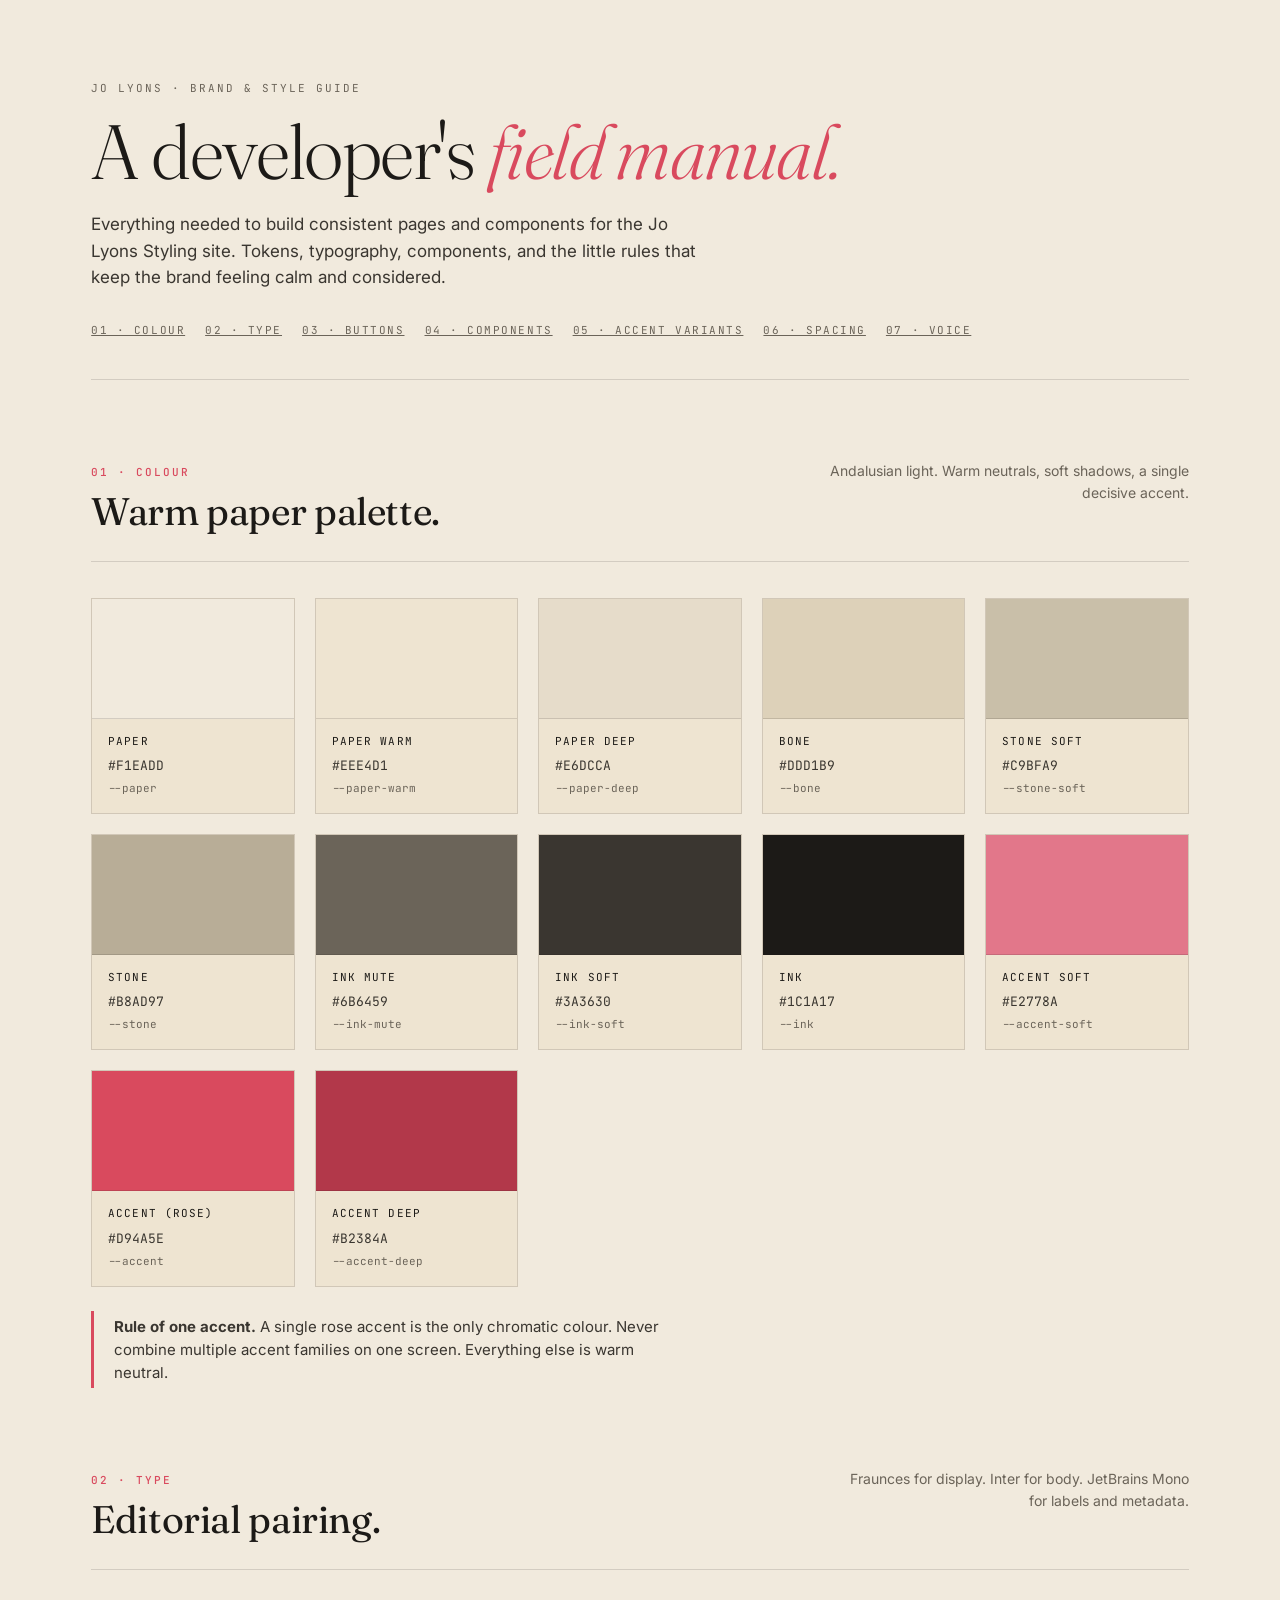
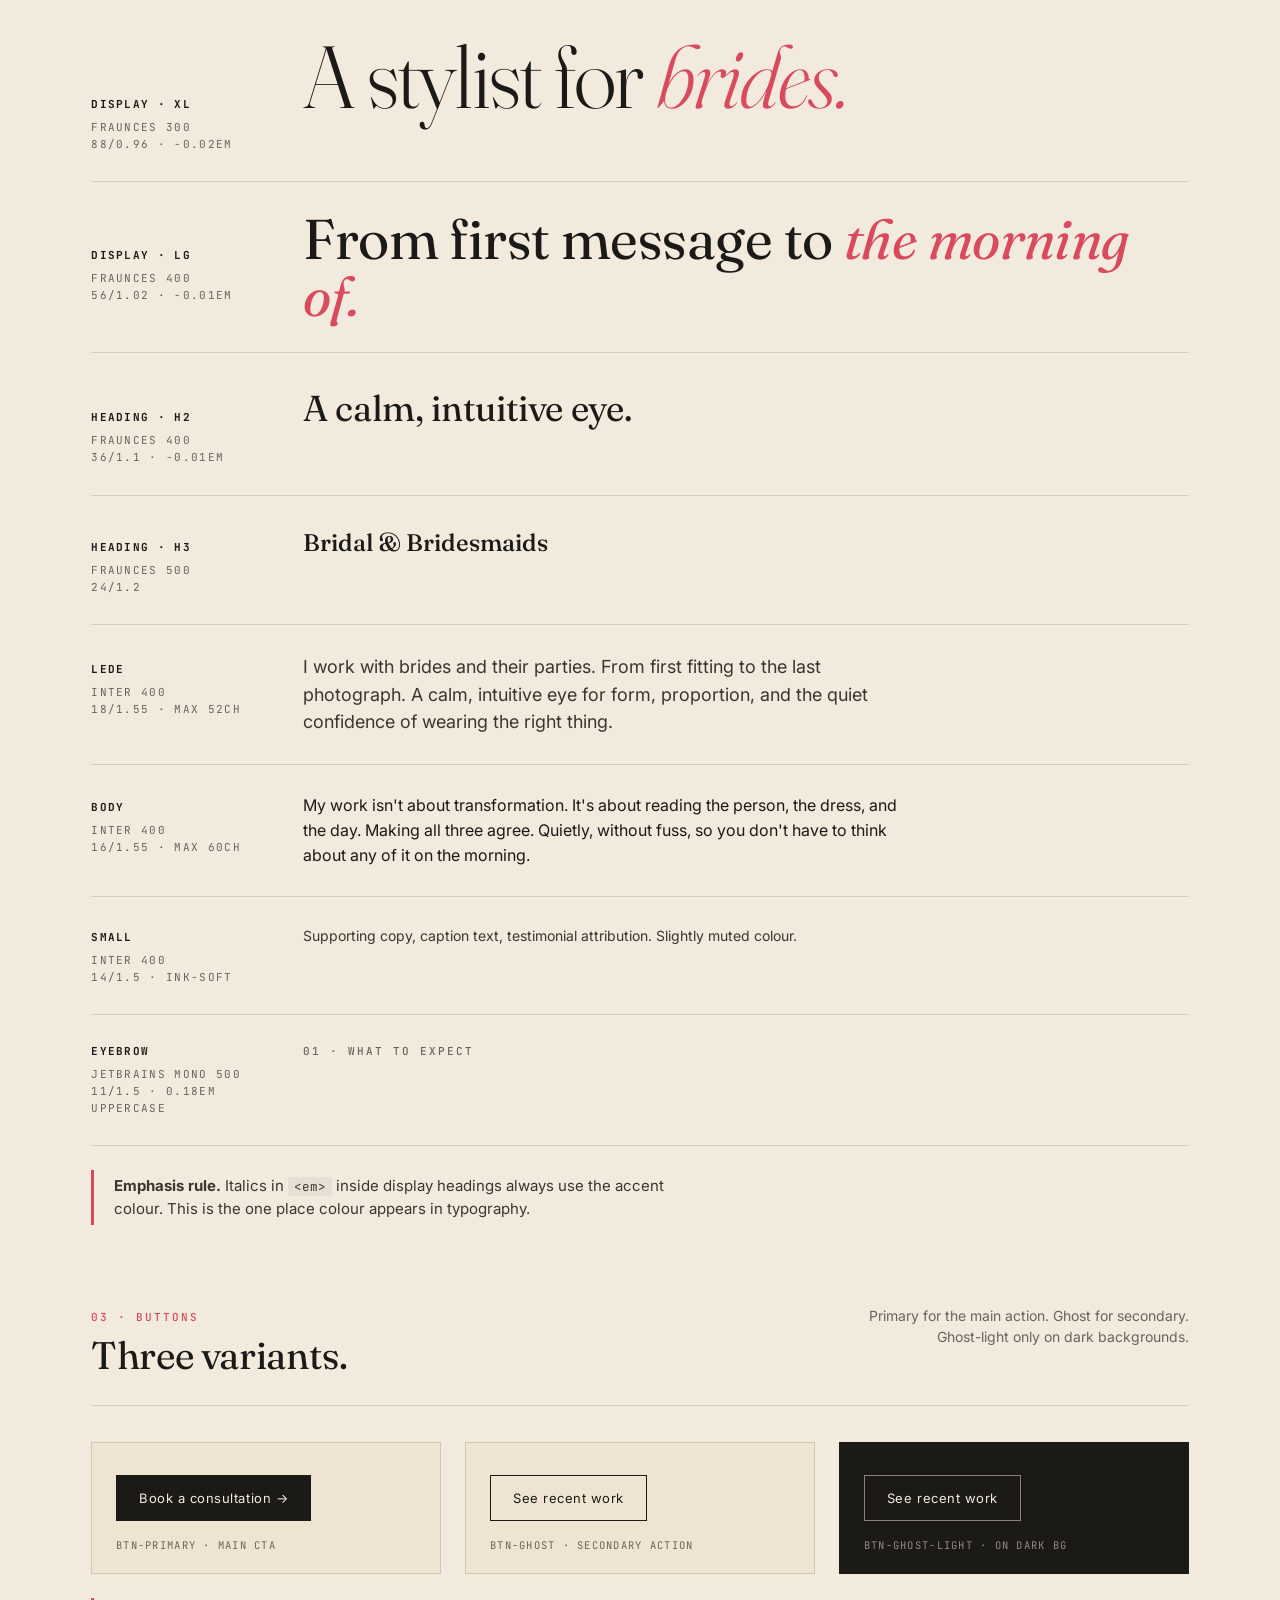
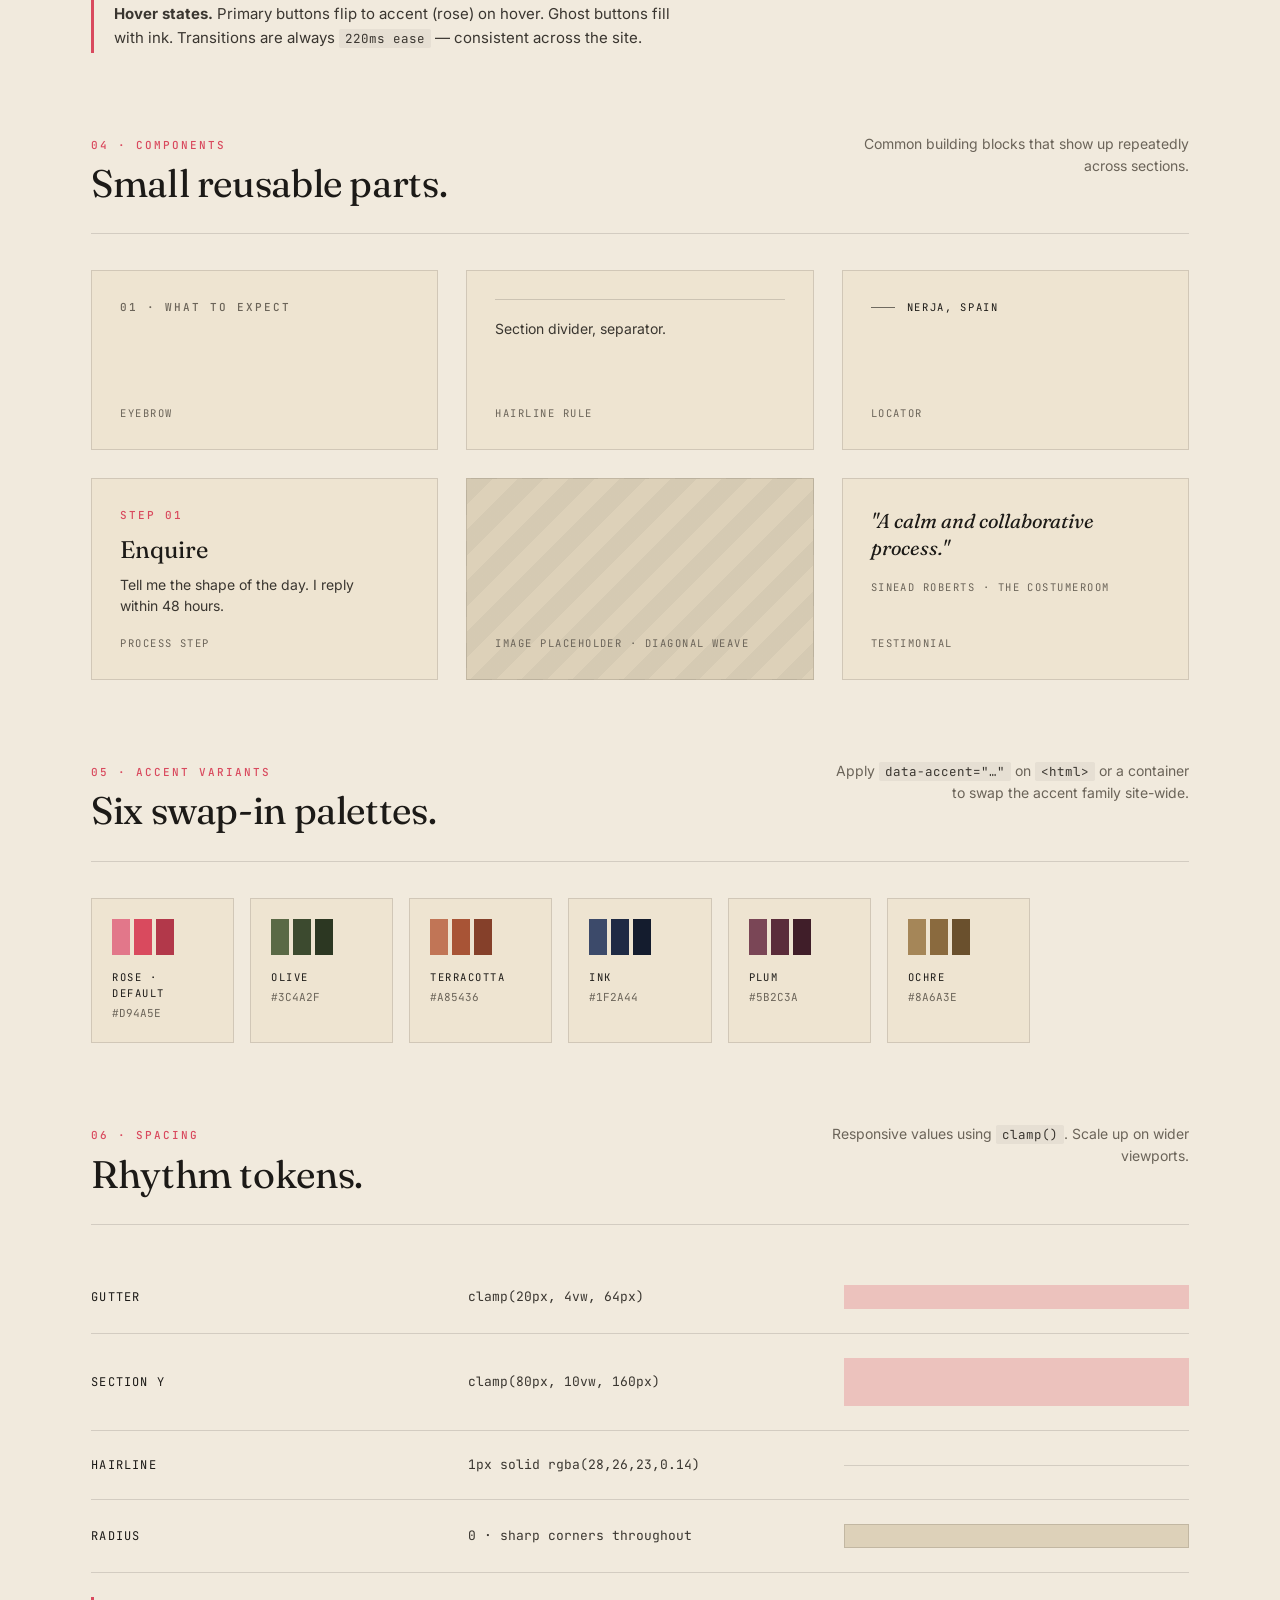
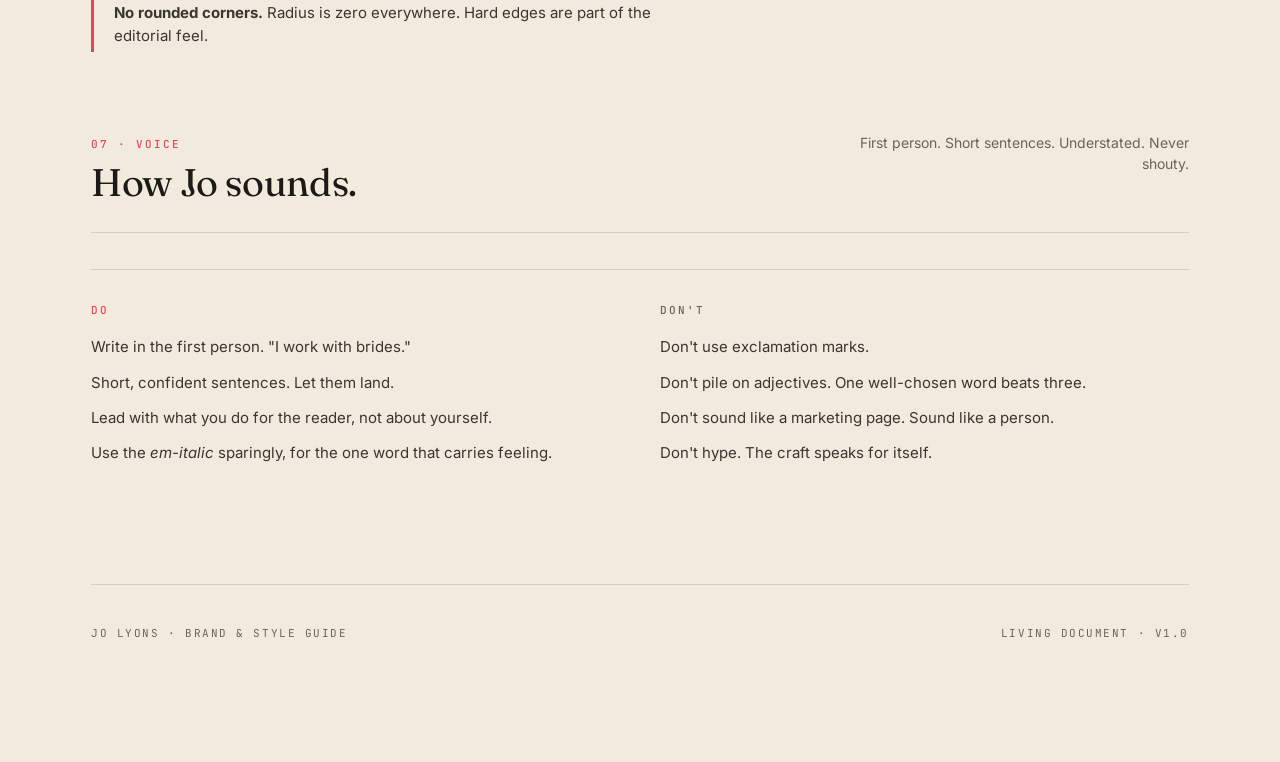
<file: style-guide.html>
<!doctype html>
<html lang="en">
<head>
<meta charset="utf-8" />
<meta name="viewport" content="width=device-width,initial-scale=1" />
<title>Jo Lyons — Brand & Style Guide</title>
<link rel="preconnect" href="https://fonts.googleapis.com" />
<link rel="preconnect" href="https://fonts.gstatic.com" crossorigin />
<link href="https://fonts.googleapis.com/css2?family=Fraunces:opsz,wght@9..144,300;9..144,400;9..144,500;9..144,600&family=Inter:wght@300;400;500;600&family=JetBrains+Mono:wght@400;500&display=swap" rel="stylesheet">
<style>
  :root {
    /* Warm paper palette — Andalusian light */
    --paper: #F1EADD;
    --paper-deep: #E6DCCA;
    --paper-warm: #EEE4D1;
    --bone: #DDD1B9;
    --stone: #B8AD97;
    --stone-soft: #C9BFA9;
    --ink: #1C1A17;
    --ink-soft: #3A3630;
    --ink-mute: #6B6459;

    /* Accent — brand rose (from logo) */
    --accent: #D94A5E;
    --accent-deep: #B2384A;
    --accent-soft: #E2778A;

    --f-display: 'Fraunces', 'Times New Roman', serif;
    --f-body: 'Inter', system-ui, sans-serif;
    --f-mono: 'JetBrains Mono', 'SF Mono', monospace;

    --gutter: clamp(20px, 4vw, 64px);
    --hair: 1px solid rgba(28, 26, 23, 0.14);
  }

  * { box-sizing: border-box; margin: 0; padding: 0; }
  html, body { background: var(--paper); color: var(--ink); -webkit-font-smoothing: antialiased; }
  body { font-family: var(--f-body); font-size: 16px; line-height: 1.55; }

  .wrap { max-width: 1200px; margin: 0 auto; padding: 80px var(--gutter) 120px; }

  .page-head { border-bottom: var(--hair); padding-bottom: 40px; margin-bottom: 60px; }
  .page-head .eyebrow { font-family: var(--f-mono); font-size: 11px; letter-spacing: 0.18em; text-transform: uppercase; color: var(--ink-mute); margin-bottom: 16px; }
  .page-head h1 { font-family: var(--f-display); font-weight: 300; font-size: clamp(44px, 6vw, 80px); line-height: 1.02; letter-spacing: -0.02em; margin-bottom: 20px; }
  .page-head h1 em { font-style: italic; color: var(--accent); font-weight: 300; }
  .page-head p { max-width: 56ch; color: var(--ink-soft); font-size: 17px; }

  .section { margin-top: 80px; }
  .section-head { display: flex; align-items: baseline; justify-content: space-between; border-bottom: var(--hair); padding-bottom: 20px; margin-bottom: 36px; gap: 24px; }
  .section-head .eyebrow { font-family: var(--f-mono); font-size: 11px; letter-spacing: 0.18em; text-transform: uppercase; color: var(--accent); font-weight: 500; }
  .section-head h2 { font-family: var(--f-display); font-weight: 400; font-size: clamp(28px, 3vw, 40px); letter-spacing: -0.01em; }
  .section-head .note { color: var(--ink-mute); font-size: 14px; max-width: 40ch; text-align: right; }

  /* Color palette */
  .palette { display: grid; grid-template-columns: repeat(auto-fill, minmax(200px, 1fr)); gap: 20px; }
  .swatch { border: var(--hair); background: var(--paper-warm); }
  .swatch .chip { height: 120px; border-bottom: var(--hair); }
  .swatch .meta { padding: 14px 16px 16px; }
  .swatch .name { font-family: var(--f-mono); font-size: 11px; letter-spacing: 0.1em; text-transform: uppercase; margin-bottom: 6px; }
  .swatch .hex { font-family: var(--f-mono); font-size: 13px; color: var(--ink-soft); }
  .swatch .var { font-family: var(--f-mono); font-size: 11px; color: var(--ink-mute); margin-top: 4px; }

  /* Typography specimens */
  .type-row { border-bottom: var(--hair); padding: 28px 0; display: grid; grid-template-columns: 180px 1fr; gap: 32px; align-items: baseline; }
  .type-row:first-child { padding-top: 0; }
  .type-row:last-child { border-bottom: none; }
  .type-meta { font-family: var(--f-mono); font-size: 11px; letter-spacing: 0.12em; text-transform: uppercase; color: var(--ink-mute); }
  .type-meta strong { display: block; color: var(--ink); margin-bottom: 6px; }
  .specimen-display-xl { font-family: var(--f-display); font-weight: 300; font-size: 88px; line-height: 0.96; letter-spacing: -0.02em; }
  .specimen-display-xl em { font-style: italic; color: var(--accent); font-weight: 300; }
  .specimen-display-lg { font-family: var(--f-display); font-weight: 400; font-size: 56px; line-height: 1.02; letter-spacing: -0.01em; }
  .specimen-display-lg em { font-style: italic; color: var(--accent); font-weight: 400; }
  .specimen-h2 { font-family: var(--f-display); font-weight: 400; font-size: 36px; letter-spacing: -0.01em; }
  .specimen-h3 { font-family: var(--f-display); font-weight: 500; font-size: 24px; }
  .specimen-lede { font-size: 18px; line-height: 1.55; color: var(--ink-soft); max-width: 52ch; }
  .specimen-body { font-size: 16px; line-height: 1.55; max-width: 60ch; }
  .specimen-small { font-size: 14px; line-height: 1.5; color: var(--ink-soft); }
  .specimen-eyebrow { font-family: var(--f-mono); font-size: 11px; letter-spacing: 0.18em; text-transform: uppercase; color: var(--ink-mute); font-weight: 500; }

  /* Buttons */
  .btn-grid { display: grid; grid-template-columns: repeat(auto-fill, minmax(260px, 1fr)); gap: 24px; }
  .btn-card { border: var(--hair); padding: 32px 24px 20px; background: var(--paper-warm); display: flex; flex-direction: column; align-items: flex-start; gap: 16px; }
  .btn-card.dark { background: var(--ink); }
  .btn-card .btn-meta { font-family: var(--f-mono); font-size: 10.5px; letter-spacing: 0.12em; text-transform: uppercase; color: var(--ink-mute); margin-top: auto; }
  .btn-card.dark .btn-meta { color: rgba(241,234,221,0.55); }

  .btn { display: inline-flex; align-items: center; gap: 10px; padding: 14px 22px; font-size: 13px; letter-spacing: 0.04em; transition: all 220ms ease; border: 1px solid transparent; font-family: var(--f-body); cursor: pointer; }
  .btn-primary { background: var(--ink); color: var(--paper); }
  .btn-primary:hover { background: var(--accent); }
  .btn-ghost { color: inherit; border-color: currentColor; background: transparent; }
  .btn-ghost:hover { background: var(--ink); color: var(--paper); border-color: var(--ink); }
  .btn-ghost-light { color: var(--paper); border-color: rgba(241,234,221,0.5); background: transparent; }
  .btn-ghost-light:hover { background: var(--paper); color: var(--ink); border-color: var(--paper); }

  /* Component examples */
  .component-grid { display: grid; grid-template-columns: repeat(auto-fill, minmax(280px, 1fr)); gap: 28px; }
  .component { border: var(--hair); padding: 28px; background: var(--paper-warm); display: flex; flex-direction: column; gap: 18px; min-height: 180px; }
  .component .label { font-family: var(--f-mono); font-size: 10.5px; letter-spacing: 0.14em; text-transform: uppercase; color: var(--ink-mute); margin-top: auto; }

  .eyebrow-demo { font-family: var(--f-mono); font-size: 11px; letter-spacing: 0.18em; text-transform: uppercase; color: var(--ink-mute); font-weight: 500; }
  .hairline { height: 1px; background: rgba(28,26,23,0.16); width: 100%; }
  .locator { display: flex; align-items: center; gap: 12px; font-family: var(--f-mono); font-size: 10.5px; letter-spacing: 0.16em; text-transform: uppercase; }
  .locator .bar { width: 24px; height: 1px; background: currentColor; opacity: 0.6; }

  /* Accent variants */
  .accent-grid { display: grid; grid-template-columns: repeat(auto-fill, minmax(140px, 1fr)); gap: 16px; }
  .accent-card { border: var(--hair); padding: 20px; background: var(--paper-warm); }
  .accent-card .dot { width: 36px; height: 36px; margin-bottom: 14px; }
  .accent-card .dot-stack { display: flex; gap: 4px; margin-bottom: 14px; }
  .accent-card .dot-stack .d { width: 18px; height: 36px; }
  .accent-card .name { font-family: var(--f-mono); font-size: 10.5px; letter-spacing: 0.14em; text-transform: uppercase; margin-bottom: 4px; }
  .accent-card .hex { font-family: var(--f-mono); font-size: 11px; color: var(--ink-mute); }

  /* Spacing */
  .spacing-row { display: grid; grid-template-columns: 1fr 1fr 1fr; gap: 32px; padding: 24px 0; border-bottom: var(--hair); align-items: center; }
  .spacing-row:last-child { border-bottom: none; }
  .spacing-row .label { font-family: var(--f-mono); font-size: 12px; letter-spacing: 0.1em; text-transform: uppercase; }
  .spacing-row .val { font-family: var(--f-mono); font-size: 13px; color: var(--ink-soft); }
  .spacing-row .visual { height: 24px; background: var(--accent); opacity: 0.25; }

  /* Code */
  code, pre { font-family: var(--f-mono); font-size: 12.5px; color: var(--ink-soft); background: rgba(28,26,23,0.05); padding: 1px 6px; border-radius: 2px; }

  /* Usage notes */
  .note-box { border-left: 3px solid var(--accent); padding: 4px 20px; margin-top: 24px; color: var(--ink-soft); font-size: 15px; max-width: 68ch; }

  /* Table of contents */
  .toc { display: flex; flex-wrap: wrap; gap: 4px 20px; font-family: var(--f-mono); font-size: 11px; letter-spacing: 0.14em; text-transform: uppercase; color: var(--ink-mute); }
  .toc a { color: inherit; }
  .toc a:hover { color: var(--accent); }

  @media (max-width: 720px) {
    .type-row { grid-template-columns: 1fr; gap: 12px; }
    .specimen-display-xl { font-size: 56px; }
    .specimen-display-lg { font-size: 36px; }
    .specimen-h2 { font-size: 28px; }
  }
</style>
</head>
<body>
<div class="wrap">

  <header class="page-head">
    <div class="eyebrow">Jo Lyons · Brand & Style Guide</div>
    <h1>A developer's <em>field manual.</em></h1>
    <p>Everything needed to build consistent pages and components for the Jo Lyons Styling site. Tokens, typography, components, and the little rules that keep the brand feeling calm and considered.</p>
    <div class="toc" style="margin-top: 32px;">
      <a href="#colour">01 · Colour</a>
      <a href="#type">02 · Type</a>
      <a href="#buttons">03 · Buttons</a>
      <a href="#components">04 · Components</a>
      <a href="#accents">05 · Accent variants</a>
      <a href="#spacing">06 · Spacing</a>
      <a href="#voice">07 · Voice</a>
    </div>
  </header>

  <!-- COLOUR -->
  <section class="section" id="colour">
    <div class="section-head">
      <div>
        <div class="eyebrow">01 · Colour</div>
        <h2>Warm paper palette.</h2>
      </div>
      <div class="note">Andalusian light. Warm neutrals, soft shadows, a single decisive accent.</div>
    </div>

    <div class="palette">
      <div class="swatch"><div class="chip" style="background:#F1EADD"></div><div class="meta"><div class="name">Paper</div><div class="hex">#F1EADD</div><div class="var">--paper</div></div></div>
      <div class="swatch"><div class="chip" style="background:#EEE4D1"></div><div class="meta"><div class="name">Paper warm</div><div class="hex">#EEE4D1</div><div class="var">--paper-warm</div></div></div>
      <div class="swatch"><div class="chip" style="background:#E6DCCA"></div><div class="meta"><div class="name">Paper deep</div><div class="hex">#E6DCCA</div><div class="var">--paper-deep</div></div></div>
      <div class="swatch"><div class="chip" style="background:#DDD1B9"></div><div class="meta"><div class="name">Bone</div><div class="hex">#DDD1B9</div><div class="var">--bone</div></div></div>
      <div class="swatch"><div class="chip" style="background:#C9BFA9"></div><div class="meta"><div class="name">Stone soft</div><div class="hex">#C9BFA9</div><div class="var">--stone-soft</div></div></div>
      <div class="swatch"><div class="chip" style="background:#B8AD97"></div><div class="meta"><div class="name">Stone</div><div class="hex">#B8AD97</div><div class="var">--stone</div></div></div>
      <div class="swatch"><div class="chip" style="background:#6B6459"></div><div class="meta"><div class="name">Ink mute</div><div class="hex">#6B6459</div><div class="var">--ink-mute</div></div></div>
      <div class="swatch"><div class="chip" style="background:#3A3630"></div><div class="meta"><div class="name">Ink soft</div><div class="hex">#3A3630</div><div class="var">--ink-soft</div></div></div>
      <div class="swatch"><div class="chip" style="background:#1C1A17"></div><div class="meta"><div class="name">Ink</div><div class="hex">#1C1A17</div><div class="var">--ink</div></div></div>
      <div class="swatch"><div class="chip" style="background:#E2778A"></div><div class="meta"><div class="name">Accent soft</div><div class="hex">#E2778A</div><div class="var">--accent-soft</div></div></div>
      <div class="swatch"><div class="chip" style="background:#D94A5E"></div><div class="meta"><div class="name">Accent (rose)</div><div class="hex">#D94A5E</div><div class="var">--accent</div></div></div>
      <div class="swatch"><div class="chip" style="background:#B2384A"></div><div class="meta"><div class="name">Accent deep</div><div class="hex">#B2384A</div><div class="var">--accent-deep</div></div></div>
    </div>

    <div class="note-box">
      <strong>Rule of one accent.</strong> A single rose accent is the only chromatic colour. Never combine multiple accent families on one screen. Everything else is warm neutral.
    </div>
  </section>

  <!-- TYPE -->
  <section class="section" id="type">
    <div class="section-head">
      <div>
        <div class="eyebrow">02 · Type</div>
        <h2>Editorial pairing.</h2>
      </div>
      <div class="note">Fraunces for display. Inter for body. JetBrains Mono for labels and metadata.</div>
    </div>

    <div class="type-row">
      <div class="type-meta"><strong>Display · XL</strong>Fraunces 300<br>88/0.96 · -0.02em</div>
      <div class="specimen-display-xl">A stylist for <em>brides.</em></div>
    </div>
    <div class="type-row">
      <div class="type-meta"><strong>Display · LG</strong>Fraunces 400<br>56/1.02 · -0.01em</div>
      <div class="specimen-display-lg">From first message to <em>the morning of.</em></div>
    </div>
    <div class="type-row">
      <div class="type-meta"><strong>Heading · H2</strong>Fraunces 400<br>36/1.1 · -0.01em</div>
      <div class="specimen-h2">A calm, intuitive eye.</div>
    </div>
    <div class="type-row">
      <div class="type-meta"><strong>Heading · H3</strong>Fraunces 500<br>24/1.2</div>
      <div class="specimen-h3">Bridal & Bridesmaids</div>
    </div>
    <div class="type-row">
      <div class="type-meta"><strong>Lede</strong>Inter 400<br>18/1.55 · max 52ch</div>
      <div class="specimen-lede">I work with brides and their parties. From first fitting to the last photograph. A calm, intuitive eye for form, proportion, and the quiet confidence of wearing the right thing.</div>
    </div>
    <div class="type-row">
      <div class="type-meta"><strong>Body</strong>Inter 400<br>16/1.55 · max 60ch</div>
      <div class="specimen-body">My work isn't about transformation. It's about reading the person, the dress, and the day. Making all three agree. Quietly, without fuss, so you don't have to think about any of it on the morning.</div>
    </div>
    <div class="type-row">
      <div class="type-meta"><strong>Small</strong>Inter 400<br>14/1.5 · ink-soft</div>
      <div class="specimen-small">Supporting copy, caption text, testimonial attribution. Slightly muted colour.</div>
    </div>
    <div class="type-row">
      <div class="type-meta"><strong>Eyebrow</strong>JetBrains Mono 500<br>11/1.5 · 0.18em uppercase</div>
      <div class="specimen-eyebrow">01 · What to expect</div>
    </div>

    <div class="note-box">
      <strong>Emphasis rule.</strong> Italics in <code>&lt;em&gt;</code> inside display headings always use the accent colour. This is the one place colour appears in typography.
    </div>
  </section>

  <!-- BUTTONS -->
  <section class="section" id="buttons">
    <div class="section-head">
      <div>
        <div class="eyebrow">03 · Buttons</div>
        <h2>Three variants.</h2>
      </div>
      <div class="note">Primary for the main action. Ghost for secondary. Ghost-light only on dark backgrounds.</div>
    </div>

    <div class="btn-grid">
      <div class="btn-card">
        <button class="btn btn-primary">Book a consultation →</button>
        <div class="btn-meta">btn-primary · main CTA</div>
      </div>
      <div class="btn-card">
        <button class="btn btn-ghost">See recent work</button>
        <div class="btn-meta">btn-ghost · secondary action</div>
      </div>
      <div class="btn-card dark">
        <button class="btn btn-ghost-light">See recent work</button>
        <div class="btn-meta">btn-ghost-light · on dark bg</div>
      </div>
    </div>

    <div class="note-box">
      <strong>Hover states.</strong> Primary buttons flip to accent (rose) on hover. Ghost buttons fill with ink. Transitions are always <code>220ms ease</code> — consistent across the site.
    </div>
  </section>

  <!-- COMPONENTS -->
  <section class="section" id="components">
    <div class="section-head">
      <div>
        <div class="eyebrow">04 · Components</div>
        <h2>Small reusable parts.</h2>
      </div>
      <div class="note">Common building blocks that show up repeatedly across sections.</div>
    </div>

    <div class="component-grid">
      <div class="component">
        <div class="eyebrow-demo">01 · What to expect</div>
        <div class="label">Eyebrow</div>
      </div>
      <div class="component">
        <div class="hairline"></div>
        <div style="color: var(--ink-soft); font-size: 14px;">Section divider, separator.</div>
        <div class="label">Hairline rule</div>
      </div>
      <div class="component">
        <div class="locator"><span class="bar"></span><span>Nerja, Spain</span></div>
        <div class="label">Locator</div>
      </div>
      <div class="component">
        <div style="display: flex; flex-direction: column; gap: 6px;">
          <span class="eyebrow-demo" style="color: var(--accent);">Step 01</span>
          <span style="font-family: var(--f-display); font-weight: 400; font-size: 24px;">Enquire</span>
          <span style="font-size: 14px; color: var(--ink-soft); max-width: 30ch;">Tell me the shape of the day. I reply within 48 hours.</span>
        </div>
        <div class="label">Process step</div>
      </div>
      <div class="component" style="background: var(--bone); background-image: repeating-linear-gradient(135deg, rgba(28,26,23,0.04) 0 18px, rgba(28,26,23,0) 18px 36px); min-height: 160px;">
        <div style="margin-top: auto; font-family: var(--f-mono); font-size: 10.5px; letter-spacing: 0.14em; text-transform: uppercase; color: var(--ink-mute);">Image placeholder · diagonal weave</div>
      </div>
      <div class="component">
        <blockquote style="font-family: var(--f-display); font-style: italic; font-weight: 400; font-size: 20px; line-height: 1.35; color: var(--ink); border: none;">"A calm and collaborative process."</blockquote>
        <div style="font-family: var(--f-mono); font-size: 10.5px; letter-spacing: 0.14em; text-transform: uppercase; color: var(--ink-mute);">Sinead Roberts · The Costumeroom</div>
        <div class="label">Testimonial</div>
      </div>
    </div>
  </section>

  <!-- ACCENT VARIANTS -->
  <section class="section" id="accents">
    <div class="section-head">
      <div>
        <div class="eyebrow">05 · Accent variants</div>
        <h2>Six swap-in palettes.</h2>
      </div>
      <div class="note">Apply <code>data-accent="…"</code> on <code>&lt;html&gt;</code> or a container to swap the accent family site-wide.</div>
    </div>

    <div class="accent-grid">
      <div class="accent-card"><div class="dot-stack"><span class="d" style="background:#E2778A"></span><span class="d" style="background:#D94A5E"></span><span class="d" style="background:#B2384A"></span></div><div class="name">Rose · default</div><div class="hex">#D94A5E</div></div>
      <div class="accent-card"><div class="dot-stack"><span class="d" style="background:#5A6946"></span><span class="d" style="background:#3C4A2F"></span><span class="d" style="background:#2C3722"></span></div><div class="name">Olive</div><div class="hex">#3C4A2F</div></div>
      <div class="accent-card"><div class="dot-stack"><span class="d" style="background:#C17556"></span><span class="d" style="background:#A85436"></span><span class="d" style="background:#85402A"></span></div><div class="name">Terracotta</div><div class="hex">#A85436</div></div>
      <div class="accent-card"><div class="dot-stack"><span class="d" style="background:#3C4A6A"></span><span class="d" style="background:#1F2A44"></span><span class="d" style="background:#141C2E"></span></div><div class="name">Ink</div><div class="hex">#1F2A44</div></div>
      <div class="accent-card"><div class="dot-stack"><span class="d" style="background:#7A4656"></span><span class="d" style="background:#5B2C3A"></span><span class="d" style="background:#401E29"></span></div><div class="name">Plum</div><div class="hex">#5B2C3A</div></div>
      <div class="accent-card"><div class="dot-stack"><span class="d" style="background:#A58658"></span><span class="d" style="background:#8A6A3E"></span><span class="d" style="background:#6A502D"></span></div><div class="name">Ochre</div><div class="hex">#8A6A3E</div></div>
    </div>
  </section>

  <!-- SPACING -->
  <section class="section" id="spacing">
    <div class="section-head">
      <div>
        <div class="eyebrow">06 · Spacing</div>
        <h2>Rhythm tokens.</h2>
      </div>
      <div class="note">Responsive values using <code>clamp()</code>. Scale up on wider viewports.</div>
    </div>

    <div class="spacing-row">
      <div class="label">Gutter</div>
      <div class="val">clamp(20px, 4vw, 64px)</div>
      <div class="visual" style="height: 24px;"></div>
    </div>
    <div class="spacing-row">
      <div class="label">Section Y</div>
      <div class="val">clamp(80px, 10vw, 160px)</div>
      <div class="visual" style="height: 48px;"></div>
    </div>
    <div class="spacing-row">
      <div class="label">Hairline</div>
      <div class="val">1px solid rgba(28,26,23,0.14)</div>
      <div class="visual" style="height: 1px; opacity: 1; background: rgba(28,26,23,0.14);"></div>
    </div>
    <div class="spacing-row">
      <div class="label">Radius</div>
      <div class="val">0 · sharp corners throughout</div>
      <div class="visual" style="height: 24px; opacity: 1; background: var(--bone); border: var(--hair);"></div>
    </div>

    <div class="note-box">
      <strong>No rounded corners.</strong> Radius is zero everywhere. Hard edges are part of the editorial feel.
    </div>
  </section>

  <!-- VOICE -->
  <section class="section" id="voice">
    <div class="section-head">
      <div>
        <div class="eyebrow">07 · Voice</div>
        <h2>How Jo sounds.</h2>
      </div>
      <div class="note">First person. Short sentences. Understated. Never shouty.</div>
    </div>

    <div style="display: grid; grid-template-columns: 1fr 1fr; gap: 40px; border-top: var(--hair); padding-top: 32px;">
      <div>
        <div class="eyebrow-demo" style="color: var(--accent); margin-bottom: 16px;">Do</div>
        <ul style="list-style: none; display: flex; flex-direction: column; gap: 12px; font-size: 15px; color: var(--ink-soft);">
          <li>Write in the first person. "I work with brides."</li>
          <li>Short, confident sentences. Let them land.</li>
          <li>Lead with what you do for the reader, not about yourself.</li>
          <li>Use the <em>em-italic</em> sparingly, for the one word that carries feeling.</li>
        </ul>
      </div>
      <div>
        <div class="eyebrow-demo" style="color: var(--ink-mute); margin-bottom: 16px;">Don't</div>
        <ul style="list-style: none; display: flex; flex-direction: column; gap: 12px; font-size: 15px; color: var(--ink-soft);">
          <li>Don't use exclamation marks.</li>
          <li>Don't pile on adjectives. One well-chosen word beats three.</li>
          <li>Don't sound like a marketing page. Sound like a person.</li>
          <li>Don't hype. The craft speaks for itself.</li>
        </ul>
      </div>
    </div>
  </section>

  <footer style="margin-top: 120px; padding-top: 40px; border-top: var(--hair); display: flex; justify-content: space-between; font-family: var(--f-mono); font-size: 11px; letter-spacing: 0.14em; text-transform: uppercase; color: var(--ink-mute);">
    <span>Jo Lyons · Brand & Style Guide</span>
    <span>Living document · v1.0</span>
  </footer>
</div>
</body>
</html>
</file>
